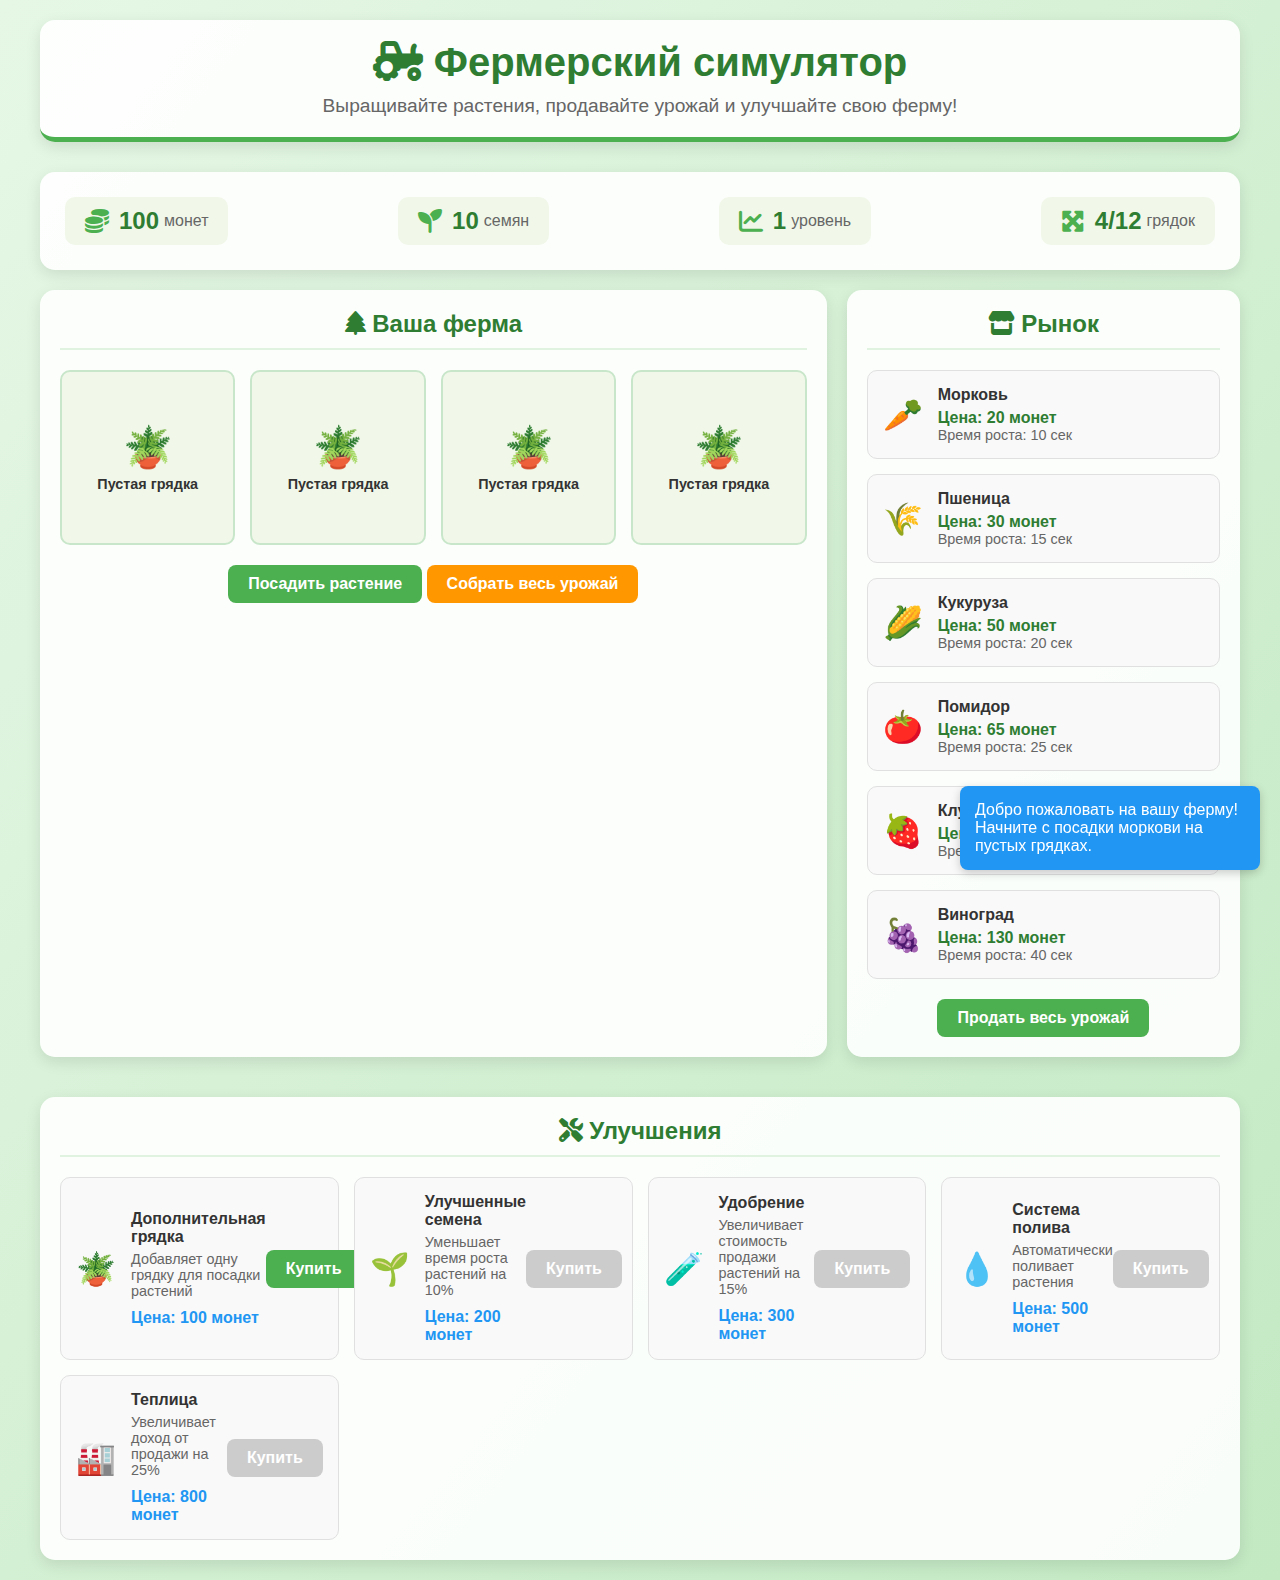
<file: games/ferma.html>
<!DOCTYPE html>
<html lang="ru">
<head>
    <meta charset="UTF-8">
    <meta name="viewport" content="width=device-width, initial-scale=1.0">
    <title>Фермерский симулятор: Садоводство и торговля</title>
    <link rel="stylesheet" href="https://cdnjs.cloudflare.com/ajax/libs/font-awesome/6.4.0/css/all.min.css">
    <style>
        * {
            margin: 0;
            padding: 0;
            box-sizing: border-box;
            font-family: 'Segoe UI', Tahoma, Geneva, Verdana, sans-serif;
        }
        
        body {
            background: linear-gradient(to bottom right, #e6f7e6, #c2e9c2);
            color: #333;
            min-height: 100vh;
            padding: 20px;
        }
        
        .container {
            max-width: 1200px;
            margin: 0 auto;
        }
        
        header {
            text-align: center;
            margin-bottom: 30px;
            padding: 20px;
            background-color: rgba(255, 255, 255, 0.9);
            border-radius: 15px;
            box-shadow: 0 5px 15px rgba(0, 0, 0, 0.1);
            border-bottom: 5px solid #4CAF50;
        }
        
        h1 {
            color: #2E7D32;
            margin-bottom: 10px;
            font-size: 2.5rem;
        }
        
        .subtitle {
            color: #666;
            font-size: 1.2rem;
        }
        
        .game-container {
            display: grid;
            grid-template-columns: 2fr 1fr;
            gap: 20px;
        }
        
        .panel {
            background-color: rgba(255, 255, 255, 0.9);
            border-radius: 15px;
            padding: 20px;
            box-shadow: 0 5px 15px rgba(0, 0, 0, 0.1);
        }
        
        .stats-panel {
            grid-column: 1 / span 2;
            display: flex;
            justify-content: space-between;
            flex-wrap: wrap;
            margin-bottom: 20px;
        }
        
        .stat {
            display: flex;
            align-items: center;
            padding: 10px 20px;
            background-color: #f1f8e9;
            border-radius: 10px;
            margin: 5px;
        }
        
        .stat i {
            font-size: 1.5rem;
            margin-right: 10px;
            color: #4CAF50;
        }
        
        .stat-value {
            font-size: 1.5rem;
            font-weight: bold;
            color: #2E7D32;
        }
        
        .stat-label {
            margin-left: 5px;
            color: #666;
        }
        
        .farm-panel {
            min-height: 500px;
        }
        
        .farm-title {
            font-size: 1.5rem;
            color: #2E7D32;
            margin-bottom: 20px;
            text-align: center;
            padding-bottom: 10px;
            border-bottom: 2px solid #e0f2e0;
        }
        
        .farm-grid {
            display: grid;
            grid-template-columns: repeat(4, 1fr);
            gap: 15px;
            margin-bottom: 20px;
        }
        
        .plot {
            aspect-ratio: 1;
            background-color: #f1f8e9;
            border-radius: 10px;
            display: flex;
            flex-direction: column;
            justify-content: center;
            align-items: center;
            cursor: pointer;
            transition: all 0.3s;
            border: 2px solid #c8e6c9;
            position: relative;
            overflow: hidden;
        }
        
        .plot:hover {
            transform: translateY(-5px);
            box-shadow: 0 5px 10px rgba(0, 0, 0, 0.1);
        }
        
        .plot.empty {
            background-color: #f1f8e9;
        }
        
        .plot.planted {
            background-color: #e8f5e9;
        }
        
        .plant-icon {
            font-size: 2.5rem;
            margin-bottom: 5px;
        }
        
        .plant-name {
            font-size: 0.9rem;
            text-align: center;
            font-weight: bold;
        }
        
        .growth-bar {
            width: 100%;
            height: 8px;
            background-color: #e0e0e0;
            border-radius: 4px;
            margin-top: 10px;
            overflow: hidden;
        }
        
        .growth-progress {
            height: 100%;
            background-color: #4CAF50;
            width: 0%;
            transition: width 0.5s;
        }
        
        .time-left {
            font-size: 0.8rem;
            color: #666;
            margin-top: 5px;
        }
        
        .market-panel {
            min-height: 500px;
        }
        
        .market-title {
            font-size: 1.5rem;
            color: #2E7D32;
            margin-bottom: 20px;
            text-align: center;
            padding-bottom: 10px;
            border-bottom: 2px solid #e0f2e0;
        }
        
        .market-items {
            display: grid;
            grid-template-columns: 1fr;
            gap: 15px;
        }
        
        .market-item {
            display: flex;
            align-items: center;
            padding: 15px;
            background-color: #f9f9f9;
            border-radius: 10px;
            border: 1px solid #e0e0e0;
            transition: all 0.3s;
        }
        
        .market-item:hover {
            background-color: #f1f8e9;
            transform: translateX(5px);
        }
        
        .market-item-icon {
            font-size: 2rem;
            margin-right: 15px;
            color: #4CAF50;
        }
        
        .market-item-info {
            flex: 1;
        }
        
        .market-item-name {
            font-weight: bold;
            margin-bottom: 5px;
        }
        
        .market-item-price {
            color: #2E7D32;
            font-weight: bold;
        }
        
        .market-item-time {
            font-size: 0.9rem;
            color: #666;
        }
        
        .btn {
            padding: 10px 20px;
            border: none;
            border-radius: 8px;
            font-weight: bold;
            cursor: pointer;
            transition: all 0.3s;
            font-size: 1rem;
        }
        
        .btn-primary {
            background-color: #4CAF50;
            color: white;
        }
        
        .btn-primary:hover {
            background-color: #388E3C;
        }
        
        .btn-secondary {
            background-color: #FF9800;
            color: white;
        }
        
        .btn-secondary:hover {
            background-color: #F57C00;
        }
        
        .btn:disabled {
            background-color: #ccc;
            cursor: not-allowed;
        }
        
        .upgrades-panel {
            grid-column: 1 / span 2;
            margin-top: 20px;
        }
        
        .upgrades-title {
            font-size: 1.5rem;
            color: #2E7D32;
            margin-bottom: 20px;
            text-align: center;
            padding-bottom: 10px;
            border-bottom: 2px solid #e0f2e0;
        }
        
        .upgrades-grid {
            display: grid;
            grid-template-columns: repeat(auto-fill, minmax(250px, 1fr));
            gap: 15px;
        }
        
        .upgrade {
            display: flex;
            align-items: center;
            padding: 15px;
            background-color: #f9f9f9;
            border-radius: 10px;
            border: 1px solid #e0e0e0;
        }
        
        .upgrade-icon {
            font-size: 2rem;
            margin-right: 15px;
            color: #2196F3;
        }
        
        .upgrade-info {
            flex: 1;
        }
        
        .upgrade-name {
            font-weight: bold;
            margin-bottom: 5px;
        }
        
        .upgrade-desc {
            font-size: 0.9rem;
            color: #666;
            margin-bottom: 10px;
        }
        
        .upgrade-price {
            color: #2196F3;
            font-weight: bold;
        }
        
        .messages {
            position: fixed;
            bottom: 20px;
            right: 20px;
            width: 300px;
            z-index: 100;
        }
        
        .message {
            background-color: #4CAF50;
            color: white;
            padding: 15px;
            border-radius: 8px;
            margin-bottom: 10px;
            box-shadow: 0 3px 10px rgba(0, 0, 0, 0.2);
            animation: slideIn 0.5s, fadeOut 0.5s 2.5s forwards;
        }
        
        .message.error {
            background-color: #f44336;
        }
        
        .message.info {
            background-color: #2196F3;
        }
        
        @keyframes slideIn {
            from { transform: translateX(100%); opacity: 0; }
            to { transform: translateX(0); opacity: 1; }
        }
        
        @keyframes fadeOut {
            to { opacity: 0; transform: translateY(-20px); }
        }
        
        .modal {
            display: none;
            position: fixed;
            top: 0;
            left: 0;
            width: 100%;
            height: 100%;
            background-color: rgba(0, 0, 0, 0.5);
            z-index: 1000;
            justify-content: center;
            align-items: center;
        }
        
        .modal-content {
            background-color: white;
            padding: 30px;
            border-radius: 15px;
            width: 90%;
            max-width: 500px;
            box-shadow: 0 10px 30px rgba(0, 0, 0, 0.3);
        }
        
        .modal-title {
            font-size: 1.8rem;
            color: #2E7D32;
            margin-bottom: 20px;
            text-align: center;
        }
        
        .plants-grid {
            display: grid;
            grid-template-columns: repeat(2, 1fr);
            gap: 15px;
            margin-bottom: 20px;
        }
        
        .plant-option {
            padding: 15px;
            background-color: #f1f8e9;
            border-radius: 10px;
            text-align: center;
            cursor: pointer;
            transition: all 0.3s;
            border: 2px solid transparent;
        }
        
        .plant-option:hover {
            background-color: #e8f5e9;
            border-color: #4CAF50;
        }
        
        .plant-option-icon {
            font-size: 2.5rem;
            margin-bottom: 10px;
            color: #4CAF50;
        }
        
        .plant-option-name {
            font-weight: bold;
            margin-bottom: 5px;
        }
        
        .plant-option-price {
            color: #2E7D32;
            font-weight: bold;
        }
        
        .plant-option-time {
            font-size: 0.9rem;
            color: #666;
        }
        
        @media (max-width: 900px) {
            .game-container {
                grid-template-columns: 1fr;
            }
            
            .stats-panel {
                grid-column: 1;
            }
            
            .upgrades-panel {
                grid-column: 1;
            }
            
            .farm-grid {
                grid-template-columns: repeat(3, 1fr);
            }
        }
        
        @media (max-width: 600px) {
            .farm-grid {
                grid-template-columns: repeat(2, 1fr);
            }
            
            .stats-panel {
                flex-direction: column;
            }
            
            .stat {
                width: 100%;
                justify-content: center;
            }
        }
    </style>
</head>
<body>
    <div class="container">
        <header>
            <h1><i class="fas fa-tractor"></i> Фермерский симулятор</h1>
            <p class="subtitle">Выращивайте растения, продавайте урожай и улучшайте свою ферму!</p>
        </header>
        
        <div class="stats-panel panel">
            <div class="stat">
                <i class="fas fa-coins"></i>
                <span class="stat-value" id="money">100</span>
                <span class="stat-label">монет</span>
            </div>
            <div class="stat">
                <i class="fas fa-seedling"></i>
                <span class="stat-value" id="seeds">10</span>
                <span class="stat-label">семян</span>
            </div>
            <div class="stat">
                <i class="fas fa-chart-line"></i>
                <span class="stat-value" id="level">1</span>
                <span class="stat-label">уровень</span>
            </div>
            <div class="stat">
                <i class="fas fa-expand-arrows-alt"></i>
                <span class="stat-value" id="plots">4</span>
                <span class="stat-label">грядок</span>
            </div>
        </div>
        
        <div class="game-container">
            <div class="farm-panel panel">
                <h2 class="farm-title"><i class="fas fa-tree"></i> Ваша ферма</h2>
                <div class="farm-grid" id="farm-grid">
                    <!-- Грядки будут добавлены через JavaScript -->
                </div>
                <div style="text-align: center;">
                    <button class="btn btn-primary" id="plant-btn">Посадить растение</button>
                    <button class="btn btn-secondary" id="harvest-all-btn">Собрать весь урожай</button>
                </div>
            </div>
            
            <div class="market-panel panel">
                <h2 class="market-title"><i class="fas fa-store"></i> Рынок</h2>
                <div class="market-items" id="market-items">
                    <!-- Товары рынка будут добавлены через JavaScript -->
                </div>
                <div style="text-align: center; margin-top: 20px;">
                    <button class="btn btn-primary" id="sell-all-btn">Продать весь урожай</button>
                </div>
            </div>
            
            <div class="upgrades-panel panel">
                <h2 class="upgrades-title"><i class="fas fa-tools"></i> Улучшения</h2>
                <div class="upgrades-grid" id="upgrades-grid">
                    <!-- Улучшения будут добавлены через JavaScript -->
                </div>
            </div>
        </div>
    </div>
    
    <!-- Модальное окно для посадки растений -->
    <div class="modal" id="plant-modal">
        <div class="modal-content">
            <h2 class="modal-title">Выберите растение для посадки</h2>
            <div class="plants-grid" id="plants-grid">
                <!-- Опции растений будут добавлены через JavaScript -->
            </div>
            <div style="text-align: center; margin-top: 20px;">
                <button class="btn btn-secondary" id="close-modal-btn">Отмена</button>
            </div>
        </div>
    </div>
    
    <!-- Контейнер для сообщений -->
    <div class="messages" id="messages-container"></div>
    
    <script>
        // Игровые данные
        const gameState = {
            money: 100,
            seeds: 10,
            level: 1,
            experience: 0,
            plots: 4,
            maxPlots: 12,
            plants: [],
            upgrades: []
        };

        // Типы растений
        const plantTypes = [
            { id: 1, name: "Морковь", icon: "🥕", price: 10, growTime: 10, sellPrice: 20, seedsCost: 2 },
            { id: 2, name: "Пшеница", icon: "🌾", price: 15, growTime: 15, sellPrice: 30, seedsCost: 3 },
            { id: 3, name: "Кукуруза", icon: "🌽", price: 25, growTime: 20, sellPrice: 50, seedsCost: 5 },
            { id: 4, name: "Помидор", icon: "🍅", price: 30, growTime: 25, sellPrice: 65, seedsCost: 6 },
            { id: 5, name: "Клубника", icon: "🍓", price: 40, growTime: 30, sellPrice: 85, seedsCost: 8 },
            { id: 6, name: "Виноград", icon: "🍇", price: 60, growTime: 40, sellPrice: 130, seedsCost: 12 }
        ];

        // Улучшения
        const upgrades = [
            { id: 1, name: "Дополнительная грядка", icon: "🪴", description: "Добавляет одну грядку для посадки растений", price: 100, effect: "addPlot" },
            { id: 2, name: "Улучшенные семена", icon: "🌱", description: "Уменьшает время роста растений на 10%", price: 200, effect: "fasterGrowth", level: 1 },
            { id: 3, name: "Удобрение", icon: "🧪", description: "Увеличивает стоимость продажи растений на 15%", price: 300, effect: "betterPrice", level: 1 },
            { id: 4, name: "Система полива", icon: "💧", description: "Автоматически поливает растения", price: 500, effect: "autoWater" },
            { id: 5, name: "Теплица", icon: "🏭", description: "Увеличивает доход от продажи на 25%", price: 800, effect: "greenhouse" }
        ];

        // Переменные для управления игрой
        let selectedPlot = null;
        let gameInterval = null;

        // Инициализация игры
        function initGame() {
            loadGame();
            renderFarm();
            renderMarket();
            renderUpgrades();
            updateStats();
            
            // Запуск игрового цикла
            gameInterval = setInterval(gameLoop, 1000);
            
            // Назначение обработчиков событий
            document.getElementById('plant-btn').addEventListener('click', openPlantModal);
            document.getElementById('close-modal-btn').addEventListener('click', closePlantModal);
            document.getElementById('sell-all-btn').addEventListener('click', sellAllCrops);
            document.getElementById('harvest-all-btn').addEventListener('click', harvestAllCrops);
            
            // Сохранение игры при закрытии страницы
            window.addEventListener('beforeunload', saveGame);
            
            showMessage("Добро пожаловать на вашу ферму! Начните с посадки моркови на пустых грядках.", "info");
        }

        // Игровой цикл
        function gameLoop() {
            updatePlants();
            updateStats();
            saveGame();
        }

        // Обновление растений
        function updatePlants() {
            const now = Date.now();
            let updated = false;
            
            gameState.plants.forEach(plant => {
                if (plant.plantedAt && !plant.ready) {
                    const elapsed = (now - plant.plantedAt) / 1000; // в секундах
                    const growTime = plant.growTime * (gameState.upgrades.includes(2) ? 0.9 : 1);
                    
                    if (elapsed >= growTime) {
                        plant.ready = true;
                        plant.progress = 100;
                        updated = true;
                    } else {
                        plant.progress = (elapsed / growTime) * 100;
                        plant.timeLeft = Math.ceil(growTime - elapsed);
                    }
                }
            });
            
            if (updated) {
                renderFarm();
            }
        }

        // Рендер фермы
        function renderFarm() {
            const farmGrid = document.getElementById('farm-grid');
            farmGrid.innerHTML = '';
            
            // Создаем грядки
            for (let i = 0; i < gameState.plots; i++) {
                const plot = document.createElement('div');
                plot.className = 'plot';
                plot.dataset.index = i;
                
                const plant = gameState.plants[i];
                
                if (plant) {
                    plot.classList.add('planted');
                    
                    const plantType = plantTypes.find(p => p.id === plant.typeId);
                    
                    let plotContent = '';
                    plotContent += `<div class="plant-icon">${plantType.icon}</div>`;
                    plotContent += `<div class="plant-name">${plantType.name}</div>`;
                    
                    if (!plant.ready) {
                        plotContent += `<div class="growth-bar"><div class="growth-progress" style="width: ${plant.progress}%"></div></div>`;
                        plotContent += `<div class="time-left">${plant.timeLeft} сек</div>`;
                    } else {
                        plotContent += `<div class="time-left" style="color: #4CAF50; font-weight: bold;">Готово к сбору!</div>`;
                    }
                    
                    plot.innerHTML = plotContent;
                    plot.addEventListener('click', () => harvestCrop(i));
                } else {
                    plot.classList.add('empty');
                    plot.innerHTML = `<div class="plant-icon">🪴</div><div class="plant-name">Пустая грядка</div>`;
                    plot.addEventListener('click', () => selectPlot(i));
                }
                
                farmGrid.appendChild(plot);
            }
        }

        // Рендер рынка
        function renderMarket() {
            const marketItems = document.getElementById('market-items');
            marketItems.innerHTML = '';
            
            plantTypes.forEach(plant => {
                const sellPrice = calculateSellPrice(plant.sellPrice);
                
                const item = document.createElement('div');
                item.className = 'market-item';
                item.innerHTML = `
                    <div class="market-item-icon">${plant.icon}</div>
                    <div class="market-item-info">
                        <div class="market-item-name">${plant.name}</div>
                        <div class="market-item-price">Цена: ${sellPrice} монет</div>
                        <div class="market-item-time">Время роста: ${plant.growTime} сек</div>
                    </div>
                `;
                marketItems.appendChild(item);
            });
        }

        // Рендер улучшений
        function renderUpgrades() {
            const upgradesGrid = document.getElementById('upgrades-grid');
            upgradesGrid.innerHTML = '';
            
            upgrades.forEach(upgrade => {
                const owned = gameState.upgrades.includes(upgrade.id);
                const canAfford = gameState.money >= upgrade.price;
                
                const upgradeElement = document.createElement('div');
                upgradeElement.className = 'upgrade';
                upgradeElement.innerHTML = `
                    <div class="upgrade-icon">${upgrade.icon}</div>
                    <div class="upgrade-info">
                        <div class="upgrade-name">${upgrade.name}</div>
                        <div class="upgrade-desc">${upgrade.description}</div>
                        <div class="upgrade-price">Цена: ${upgrade.price} монет</div>
                    </div>
                    <button class="btn ${owned ? 'btn-secondary' : 'btn-primary'}" ${owned || !canAfford ? 'disabled' : ''} 
                            data-upgrade-id="${upgrade.id}">
                        ${owned ? 'Куплено' : 'Купить'}
                    </button>
                `;
                
                upgradesGrid.appendChild(upgradeElement);
                
                // Добавляем обработчик события на кнопку покупки
                const buyBtn = upgradeElement.querySelector('button');
                if (!owned) {
                    buyBtn.addEventListener('click', () => buyUpgrade(upgrade.id));
                }
            });
        }

        // Выбор грядки для посадки
        function selectPlot(index) {
            selectedPlot = index;
            openPlantModal();
        }

        // Открытие модального окна посадки
        function openPlantModal() {
            // Если не выбрана грядка, выбираем первую пустую
            if (selectedPlot === null) {
                for (let i = 0; i < gameState.plots; i++) {
                    if (!gameState.plants[i]) {
                        selectedPlot = i;
                        break;
                    }
                }
                
                // Если все грядки заняты
                if (selectedPlot === null) {
                    showMessage("Все грядки заняты! Соберите урожай или купите дополнительные грядки.", "error");
                    return;
                }
            }
            
            // Проверяем, что выбранная грядка пуста
            if (gameState.plants[selectedPlot]) {
                showMessage("Эта грядка уже занята! Выберите пустую грядку.", "error");
                selectedPlot = null;
                return;
            }
            
            const modal = document.getElementById('plant-modal');
            const plantsGrid = document.getElementById('plants-grid');
            plantsGrid.innerHTML = '';
            
            // Создаем опции для посадки
            plantTypes.forEach(plant => {
                const canAfford = gameState.seeds >= plant.seedsCost;
                
                const plantOption = document.createElement('div');
                plantOption.className = 'plant-option';
                plantOption.style.opacity = canAfford ? 1 : 0.6;
                plantOption.innerHTML = `
                    <div class="plant-option-icon">${plant.icon}</div>
                    <div class="plant-option-name">${plant.name}</div>
                    <div class="plant-option-price">Семян нужно: ${plant.seedsCost}</div>
                    <div class="plant-option-time">Растет: ${plant.growTime} сек</div>
                `;
                
                if (canAfford) {
                    plantOption.addEventListener('click', () => plantCrop(plant.id));
                } else {
                    plantOption.addEventListener('click', () => {
                        showMessage(`Недостаточно семян для посадки ${plant.name}! Нужно ${plant.seedsCost} семян.`, "error");
                    });
                }
                
                plantsGrid.appendChild(plantOption);
            });
            
            modal.style.display = 'flex';
        }

        // Закрытие модального окна
        function closePlantModal() {
            const modal = document.getElementById('plant-modal');
            modal.style.display = 'none';
            selectedPlot = null;
        }

        // Посадка растения
        function plantCrop(plantTypeId) {
            const plantType = plantTypes.find(p => p.id === plantTypeId);
            
            // Проверяем, достаточно ли семян
            if (gameState.seeds < plantType.seedsCost) {
                showMessage(`Недостаточно семян! Нужно ${plantType.seedsCost} семян.`, "error");
                return;
            }
            
            // Создаем растение
            gameState.plants[selectedPlot] = {
                typeId: plantTypeId,
                plantedAt: Date.now(),
                ready: false,
                progress: 0,
                timeLeft: plantType.growTime
            };
            
            // Вычитаем семена
            gameState.seeds -= plantType.seedsCost;
            
            // Закрываем модальное окно
            closePlantModal();
            
            // Обновляем отображение
            renderFarm();
            updateStats();
            
            showMessage(`Вы посадили ${plantType.name}! Урожай будет готов через ${plantType.growTime} секунд.`, "info");
        }

        // Сбор урожая с одной грядки
        function harvestCrop(plotIndex) {
            const plant = gameState.plants[plotIndex];
            
            if (!plant) {
                showMessage("На этой грядке ничего не растет!", "error");
                return;
            }
            
            if (!plant.ready) {
                showMessage("Растение еще не выросло! Подождите немного.", "error");
                return;
            }
            
            const plantType = plantTypes.find(p => p.id === plant.typeId);
            const sellPrice = calculateSellPrice(plantType.sellPrice);
            
            // Добавляем деньги
            gameState.money += sellPrice;
            
            // Добавляем опыт
            gameState.experience += 5;
            
            // Проверяем уровень
            checkLevelUp();
            
            // Удаляем растение
            gameState.plants[plotIndex] = null;
            
            // Обновляем отображение
            renderFarm();
            updateStats();
            
            showMessage(`Вы собрали ${plantType.name} и продали его за ${sellPrice} монет!`, "info");
        }

        // Сбор всего урожая
        function harvestAllCrops() {
            let harvested = 0;
            
            for (let i = 0; i < gameState.plots; i++) {
                const plant = gameState.plants[i];
                
                if (plant && plant.ready) {
                    const plantType = plantTypes.find(p => p.id === plant.typeId);
                    const sellPrice = calculateSellPrice(plantType.sellPrice);
                    
                    // Добавляем деньги
                    gameState.money += sellPrice;
                    
                    // Добавляем опыт
                    gameState.experience += 5;
                    
                    // Удаляем растение
                    gameState.plants[i] = null;
                    
                    harvested++;
                }
            }
            
            if (harvested === 0) {
                showMessage("Нет готовых к сбору растений!", "error");
                return;
            }
            
            // Проверяем уровень
            checkLevelUp();
            
            // Обновляем отображение
            renderFarm();
            updateStats();
            
            showMessage(`Вы собрали ${harvested} растений и продали урожай!`, "info");
        }

        // Продажа всего урожая (сбор + продажа)
        function sellAllCrops() {
            harvestAllCrops();
        }

        // Покупка улучшения
        function buyUpgrade(upgradeId) {
            const upgrade = upgrades.find(u => u.id === upgradeId);
            
            // Проверяем, достаточно ли денег
            if (gameState.money < upgrade.price) {
                showMessage(`Недостаточно денег для покупки "${upgrade.name}"! Нужно ${upgrade.price} монет.`, "error");
                return;
            }
            
            // Проверяем, не куплено ли уже улучшение
            if (gameState.upgrades.includes(upgradeId)) {
                showMessage(`Улучшение "${upgrade.name}" уже куплено!`, "error");
                return;
            }
            
            // Вычитаем деньги
            gameState.money -= upgrade.price;
            
            // Добавляем улучшение
            gameState.upgrades.push(upgradeId);
            
            // Применяем эффект улучшения
            applyUpgradeEffect(upgrade);
            
            // Обновляем отображение
            updateStats();
            renderUpgrades();
            
            showMessage(`Вы купили улучшение "${upgrade.name}"!`, "info");
        }

        // Применение эффекта улучшения
        function applyUpgradeEffect(upgrade) {
            switch (upgrade.effect) {
                case 'addPlot':
                    if (gameState.plots < gameState.maxPlots) {
                        gameState.plots++;
                        renderFarm();
                    }
                    break;
                case 'fasterGrowth':
                    // Эффект уже учтен в расчете времени роста
                    break;
                case 'betterPrice':
                    // Эффект уже учтен в расчете цены продажи
                    break;
                case 'autoWater':
                    showMessage("Система полива автоматически поливает ваши растения!", "info");
                    break;
                case 'greenhouse':
                    showMessage("Теплица увеличивает доход от продажи растений!", "info");
                    break;
            }
        }

        // Расчет цены продажи с учетом улучшений
        function calculateSellPrice(basePrice) {
            let multiplier = 1;
            
            // Улучшение "Удобрение"
            if (gameState.upgrades.includes(3)) {
                multiplier += 0.15;
            }
            
            // Улучшение "Теплица"
            if (gameState.upgrades.includes(5)) {
                multiplier += 0.25;
            }
            
            return Math.floor(basePrice * multiplier);
        }

        // Проверка повышения уровня
        function checkLevelUp() {
            const expNeeded = gameState.level * 50;
            
            if (gameState.experience >= expNeeded) {
                gameState.level++;
                gameState.experience = 0;
                gameState.seeds += gameState.level * 5; // Награда за уровень
                
                showMessage(`Поздравляем! Вы достигли ${gameState.level} уровня! Получено ${gameState.level * 5} семян.`, "info");
            }
        }

        // Обновление статистики
        function updateStats() {
            document.getElementById('money').textContent = gameState.money;
            document.getElementById('seeds').textContent = gameState.seeds;
            document.getElementById('level').textContent = gameState.level;
            document.getElementById('plots').textContent = `${gameState.plots}/${gameState.maxPlots}`;
        }

        // Показать сообщение
        function showMessage(text, type = "info") {
            const messagesContainer = document.getElementById('messages-container');
            
            const message = document.createElement('div');
            message.className = `message ${type}`;
            message.textContent = text;
            
            messagesContainer.appendChild(message);
            
            // Удаляем сообщение через 3 секунды
            setTimeout(() => {
                message.remove();
            }, 3000);
        }

        // Сохранение игры
        function saveGame() {
            const saveData = {
                ...gameState,
                plants: gameState.plants.map(plant => {
                    if (!plant) return null;
                    
                    // Сохраняем только необходимые данные
                    return {
                        typeId: plant.typeId,
                        plantedAt: plant.plantedAt,
                        ready: plant.ready,
                        progress: plant.progress,
                        timeLeft: plant.timeLeft
                    };
                })
            };
            
            localStorage.setItem('farmSimulatorSave', JSON.stringify(saveData));
        }

        // Загрузка игры
        function loadGame() {
            const savedData = localStorage.getItem('farmSimulatorSave');
            
            if (savedData) {
                const parsedData = JSON.parse(savedData);
                
                // Восстанавливаем основные данные
                gameState.money = parsedData.money || 100;
                gameState.seeds = parsedData.seeds || 10;
                gameState.level = parsedData.level || 1;
                gameState.experience = parsedData.experience || 0;
                gameState.plots = parsedData.plots || 4;
                gameState.upgrades = parsedData.upgrades || [];
                
                // Восстанавливаем растения
                if (parsedData.plants) {
                    gameState.plants = parsedData.plants.map(plant => {
                        if (!plant) return null;
                        
                        // Если растение было посажено, корректируем время посадки
                        if (plant.plantedAt) {
                            const now = Date.now();
                            const elapsed = (now - plant.plantedAt) / 1000;
                            const plantType = plantTypes.find(p => p.id === plant.typeId);
                            const growTime = plantType.growTime * (gameState.upgrades.includes(2) ? 0.9 : 1);
                            
                            if (elapsed >= growTime) {
                                plant.ready = true;
                                plant.progress = 100;
                            } else {
                                plant.ready = false;
                                plant.progress = (elapsed / growTime) * 100;
                                plant.timeLeft = Math.ceil(growTime - elapsed);
                            }
                        }
                        
                        return plant;
                    });
                } else {
                    gameState.plants = Array(gameState.plots).fill(null);
                }
                
                showMessage("Игра загружена!", "info");
            } else {
                // Начальное состояние игры
                gameState.plants = Array(gameState.plots).fill(null);
            }
        }

        // Запуск игры при загрузке страницы
        window.addEventListener('DOMContentLoaded', initGame);
    </script>
</body>
</html>
</file>
